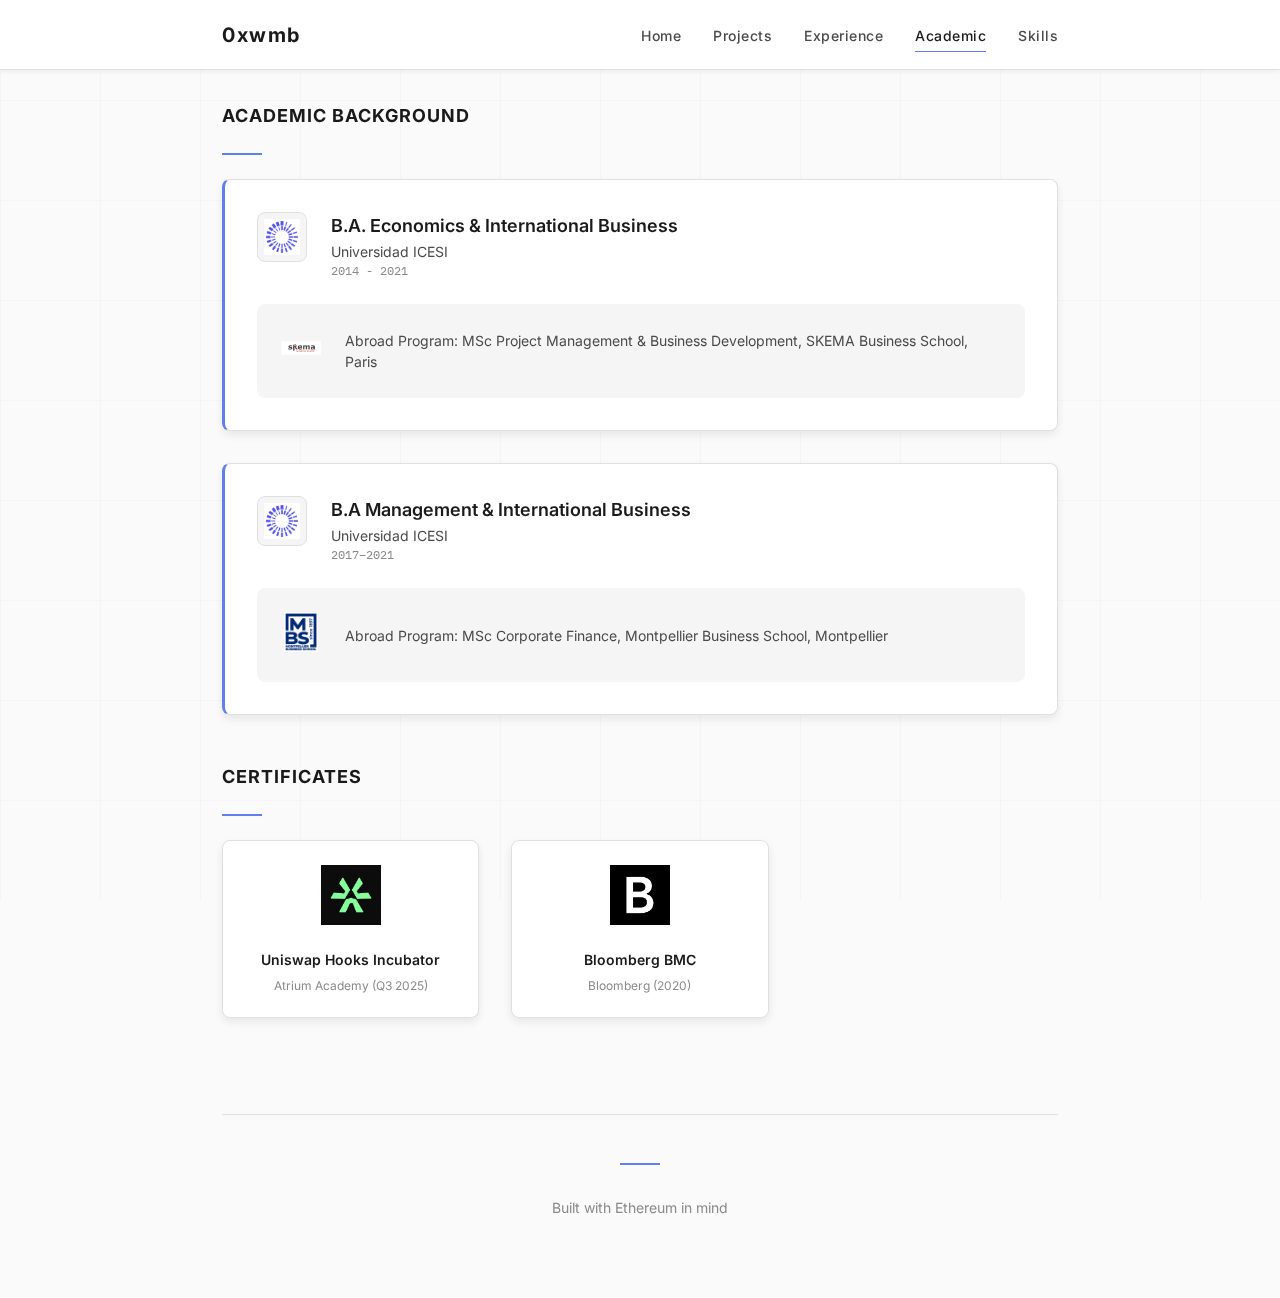
<file: academic.html>
<!DOCTYPE html>
<html lang="en">
<head>
    <meta charset="UTF-8">
    <meta name="viewport" content="width=device-width, initial-scale=1.0, maximum-scale=1.0, user-scalable=no">
    <meta name="description" content="William Martinez Bolaños - Academic Background">
    <meta name="keywords" content="Education, Degree, University, Academic">
    <meta property="og:title" content="William Martinez Bolaños - Academic Background">
    <meta property="og:description" content="Education and academic achievements">
    <meta property="og:type" content="website">
    <meta name="theme-color" content="#050810">
    <title>William Martinez Bolaños - Academic Background</title>
    <link rel="preconnect" href="https://fonts.googleapis.com">
    <link rel="preconnect" href="https://fonts.gstatic.com" crossorigin>
    <link href="https://fonts.googleapis.com/css2?family=Inter:wght@300;400;500;600;700&family=IBM+Plex+Mono:wght@300;400;500&display=swap" rel="stylesheet">
    <link rel="stylesheet" href="styles.css">
</head>
<body>
    <div class="background-grid"></div>
    <div class="eth-watermark"></div>
    
    <!-- Navigation Bar -->
    <nav class="navbar">
        <div class="navbar-container">
            <div class="navbar-logo">
                <a href="index.html" class="logo-link">0xwmb</a>
            </div>
            <ul class="navbar-menu">
                <li class="nav-item"><a href="index.html" class="nav-link">Home</a></li>
                <li class="nav-item"><a href="projects.html" class="nav-link">Projects</a></li>
                <li class="nav-item"><a href="experience.html" class="nav-link">Experience</a></li>
                <li class="nav-item"><a href="academic.html" class="nav-link active">Academic</a></li>
                <li class="nav-item"><a href="skills.html" class="nav-link">Skills</a></li>
            </ul>
            <div class="hamburger">
                <span></span>
                <span></span>
                <span></span>
            </div>
        </div>
    </nav>
    
    <div class="container">
        <!-- Education Section -->
        <section class="education-section">
            <h3 class="section-title">ACADEMIC BACKGROUND</h3>
            <div class="divider"></div>
            
            <div class="education-grid">
                <div class="card education-card">
                    <div class="education-header">
                        <div class="degree-info-container">
                            <a href="https://www.icesi.edu.co/" target="_blank" class="university-link">
                                <img src="universities/icesi.png" alt="Universidad ICESI" class="university-logo">
                            </a>
                            <div class="degree-info">
                                <h4 class="degree">B.A. Economics & International Business</h4>
                                <span class="institution">Universidad ICESI</span>
                                <span class="edu-years">2014 - 2021</span>
                            </div>
                        </div>
                    </div>
                    <div class="abroad-program">
                        <a href="https://www.skema.edu/en/skema-business-school-brand" target="_blank" class="abroad-link">
                            <img src="universities/skema.png" alt="SKEMA Business School" class="abroad-logo">
                        </a>
                        <p class="abroad">Abroad Program: MSc Project Management & Business Development, SKEMA Business School, Paris</p>
                    </div>
                </div>

                <div class="card education-card">
                    <div class="education-header">
                        <div class="degree-info-container">
                            <a href="https://www.icesi.edu.co/" target="_blank" class="university-link">
                                <img src="universities/icesi.png" alt="Universidad ICESI" class="university-logo">
                            </a>
                            <div class="degree-info">
                                <h4 class="degree">B.A Management & International Business</h4>
                                <span class="institution">Universidad ICESI</span>
                                <span class="edu-years">2017–2021</span>
                            </div>
                        </div>
                    </div>
                    <div class="abroad-program">
                        <a href="https://www.mbs-education.com/international/en/" target="_blank" class="abroad-link">
                            <img src="universities/montpellierbussines.png" alt="Montpellier Business School" class="abroad-logo">
                        </a>
                        <p class="abroad">Abroad Program: MSc Corporate Finance, Montpellier Business School, Montpellier</p>
                    </div>
                </div>
            </div>
        </section>

        <!-- Certificates Section -->
        <section class="Certificates-section">
            <h3 class="section-title">CERTIFICATES</h3>
            <div class="divider"></div>
            <div class="certificates-container">
                <div class="certificates-grid">
                    <div class="certificate-card">
                        <div class="certificate-content">
                            <img src="certificates/atrium.png" alt="Atrium Academy" class="certificate-logo">
                            <div class="certificate-details">
                                <span class="certificate-name">Uniswap Hooks Incubator</span>
                                <span class="certificate-issuer">Atrium Academy (Q3 2025)</span>
                            </div>
                        </div>
                    </div>

                    <div class="certificate-card">
                        <div class="certificate-content">
                            <img src="certificates/bloomberg.png" alt="Bloomberg" class="certificate-logo">
                            <div class="certificate-details">
                                <span class="certificate-name">Bloomberg BMC</span>
                                <span class="certificate-issuer">Bloomberg (2020)</span>
                            </div>
                        </div>
                    </div>
                </div>
            </div>
        </section>

        
        <!-- Footer -->
        <footer class="footer">
            <div class="eth-accent-line"></div>
            <p class="footer-text">Built with Ethereum in mind</p>
        </footer>
    </div>

    <script src="script.js"></script>
</body>
</html>
</file>
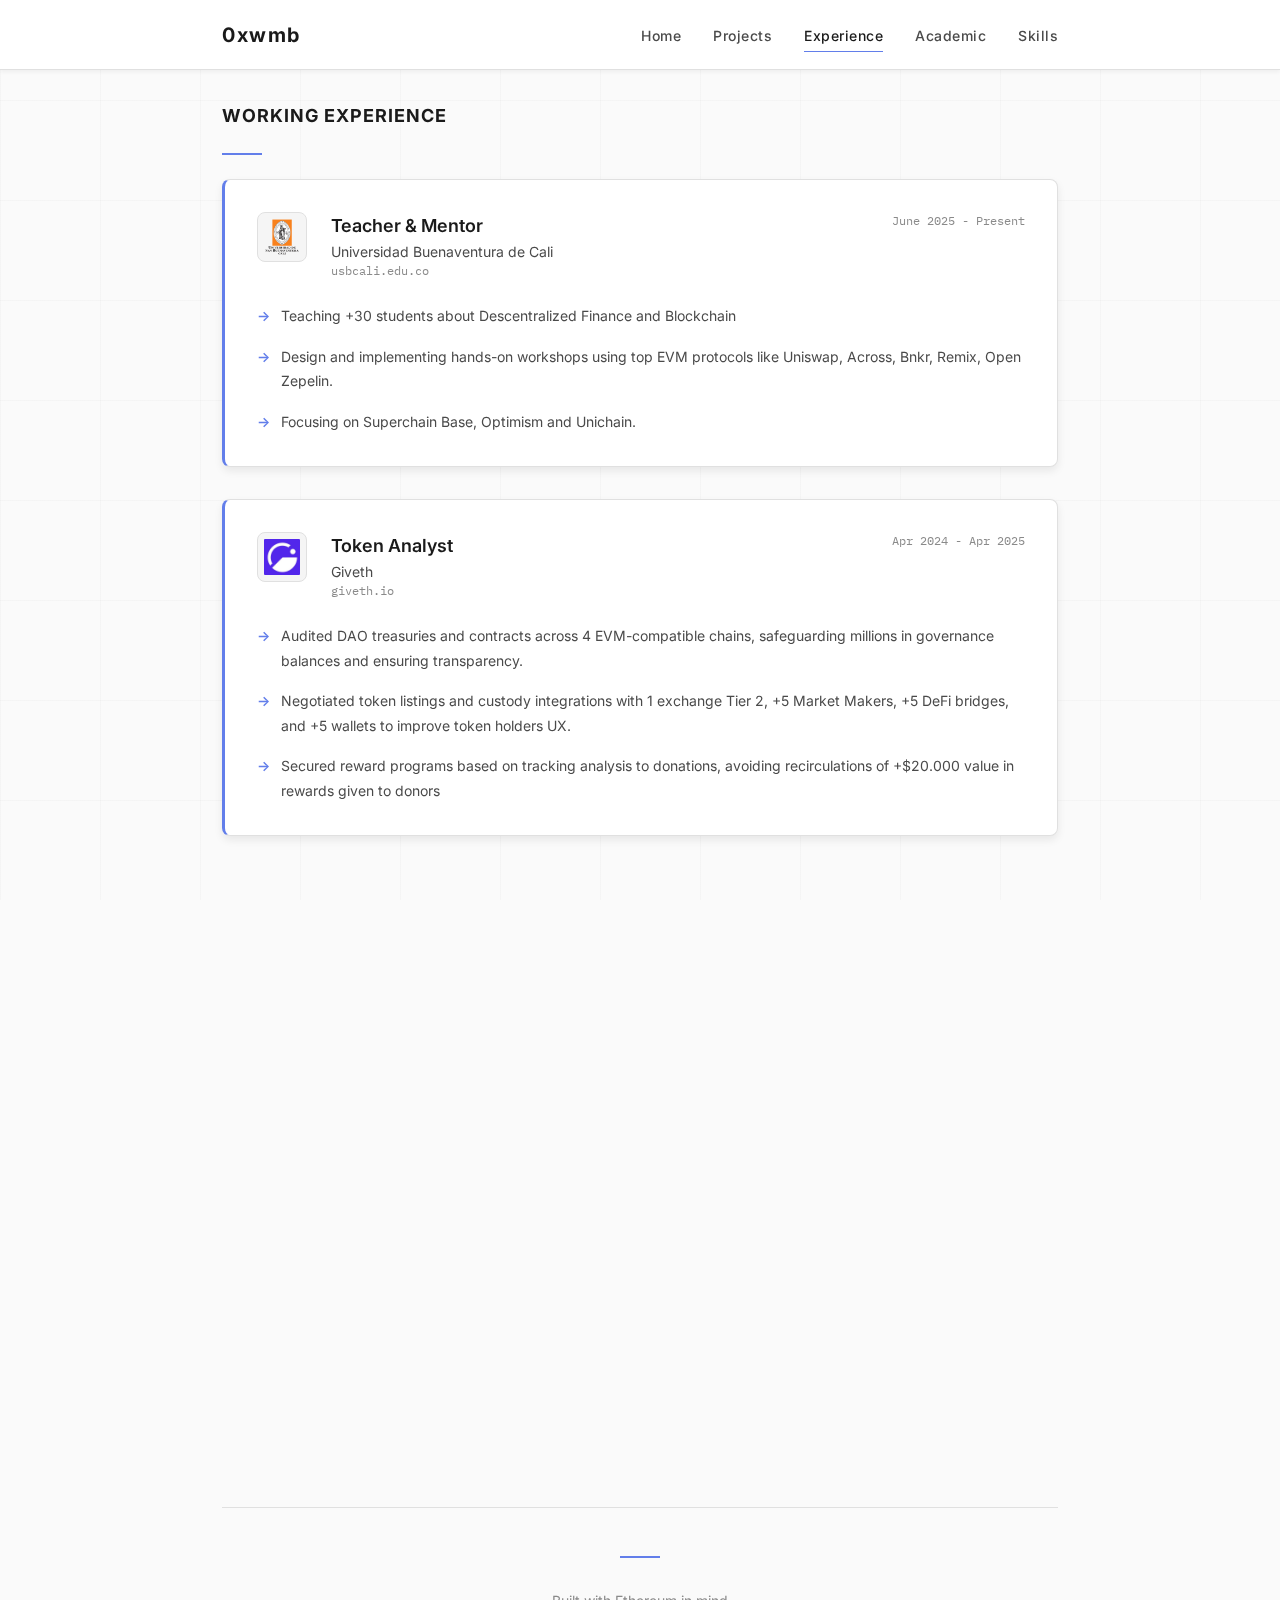
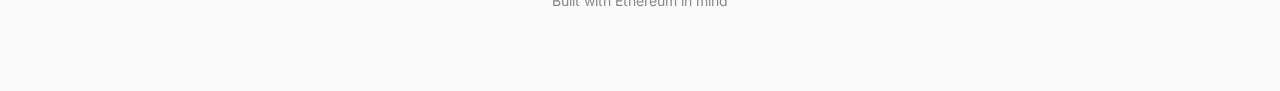
<file: experience.html>
<!DOCTYPE html>
<html lang="en">
<head>
    <meta charset="UTF-8">
    <meta name="viewport" content="width=device-width, initial-scale=1.0, maximum-scale=1.0, user-scalable=no">
    <meta name="description" content="William Martinez Bolaños - Work Experience">
    <meta name="keywords" content="Work Experience, Professional, Jobs, Career">
    <meta property="og:title" content="William Martinez Bolaños - Work Experience">
    <meta property="og:description" content="Professional work experience and roles">
    <meta property="og:type" content="website">
    <meta name="theme-color" content="#050810">
    <title>William Martinez Bolaños - Work Experience</title>
    <link rel="preconnect" href="https://fonts.googleapis.com">
    <link rel="preconnect" href="https://fonts.gstatic.com" crossorigin>
    <link href="https://fonts.googleapis.com/css2?family=Inter:wght@300;400;500;600;700&family=IBM+Plex+Mono:wght@300;400;500&display=swap" rel="stylesheet">
    <link rel="stylesheet" href="styles.css">
</head>
<body>
    <div class="background-grid"></div>
    <div class="eth-watermark"></div>
    
    <!-- Navigation Bar -->
    <nav class="navbar">
        <div class="navbar-container">
            <div class="navbar-logo">
                <a href="index.html" class="logo-link">0xwmb</a>
            </div>
            <ul class="navbar-menu">
                <li class="nav-item"><a href="index.html" class="nav-link">Home</a></li>
                <li class="nav-item"><a href="projects.html" class="nav-link">Projects</a></li>
                <li class="nav-item"><a href="experience.html" class="nav-link active">Experience</a></li>
                <li class="nav-item"><a href="academic.html" class="nav-link">Academic</a></li>
                <li class="nav-item"><a href="skills.html" class="nav-link">Skills</a></li>
            </ul>
            <div class="hamburger">
                <span></span>
                <span></span>
                <span></span>
            </div>
        </div>
    </nav>
    
    <div class="container">
        <!-- Working Experience Section -->
        <section class="experience-section">
            <h3 class="section-title">WORKING EXPERIENCE</h3>
            <div class="divider"></div>
            
            <div class="experience-grid">

                <div class="card experience-card">
                    <div class="experience-header">
                        <div class="company-info">
                            <img src="workexperience/usbcali.png" alt="usbcali" class="company-logo">
                            <div>
                                <h4 class="role">Teacher & Mentor</h4>
                                <span class="company">Universidad Buenaventura de Cali</span>
                                <a href="https://usbcali.edu.co" target="_blank" class="company-website">usbcali.edu.co</a>
                            </div>
                        </div>
                        <span class="years">June 2025 - Present</span>
                    </div>
                    <ul class="experience-points">
                        <li>Teaching +30 students about Descentralized Finance and Blockchain</li>
                        <li>Design and implementing hands-on workshops using top EVM protocols like Uniswap, Across, Bnkr, Remix, Open Zepelin.</li>
                        <li>Focusing on Superchain Base, Optimism and Unichain.</li>
                    </ul>
                </div>

                <div class="card experience-card">
                    <div class="experience-header">
                        <div class="company-info">
                            <img src="workexperience/giveth.png" alt="Giveth" class="company-logo">
                            <div>
                                <h4 class="role">Token Analyst</h4>
                                <span class="company">Giveth</span>
                                <a href="https://giveth.io/" target="_blank" class="company-website">giveth.io</a>
                            </div>
                        </div>
                        <span class="years">Apr 2024 - Apr 2025</span>
                    </div>
                    <ul class="experience-points">
                        <li>Audited DAO treasuries and contracts across 4 EVM-compatible chains, safeguarding millions in governance balances and ensuring transparency.</li>
                        <li>Negotiated token listings and custody integrations with 1 exchange Tier 2, +5 Market Makers, +5 DeFi bridges, and +5 wallets to improve token holders UX.</li>
                        <li>Secured reward programs based on tracking analysis to donations, avoiding recirculations of  +$20.000 value in rewards given to donors</li>
                    </ul>
                </div>

                <div class="card experience-card">
                    <div class="experience-header">
                        <div class="company-info">
                            <img src="workexperience/talentum.png" alt="Corporación Talentum" class="company-logo">
                            <div>
                                <h4 class="role">IT Project Manager</h4>
                                <span class="company">Corporación Talentum</span>
                                <a href="https://talentum.edu.co/es/" target="_blank" class="company-website">talentum.edu.co</a>
                            </div>
                        </div>
                        <span class="years">Feb 2024 - Dec 2024</span>
                    </div>
                    <ul class="experience-points">
                        <li>Coordinated IT teams (front-end, back-end, DevOps) to deliver 2 products: Business Intelligence system for Government Funding Programs and tokenized digital experiences within an event manager software.</li>
                        <li>Integrated tokenized assets with BI dashboards, enabling data-driven financial insights for partner organizations</li>
                    </ul>
                </div>

                <div class="card experience-card">
                    <div class="experience-header">
                        <div class="company-info">
                            <img src="workexperience/manuelita.png" alt="Manuelita" class="company-logo">
                            <div>
                                <h4 class="role">Brand Manager</h4>
                                <span class="company">Manuelita</span>
                                <a href="https://www.manuelita.com/" target="_blank" class="company-website">manuelita.com</a>
                            </div>
                        </div>
                        <span class="years">Sep 2021 - Aug 2022</span>
                    </div>
                    <ul class="experience-points">
                        <li>Developing and analyzing trade marketing strategies for national clients</li>
                        <li>CRM with HubSpot and analyzing national and international sales</li>
                        <li>Supporting product development</li>
                    </ul>
                </div>
            </div>
        </section>

        <!-- Footer -->
        <footer class="footer">
            <div class="eth-accent-line"></div>
            <p class="footer-text">Built with Ethereum in mind</p>
        </footer>
    </div>

    <script src="script.js"></script>
</body>
</html>
</file>
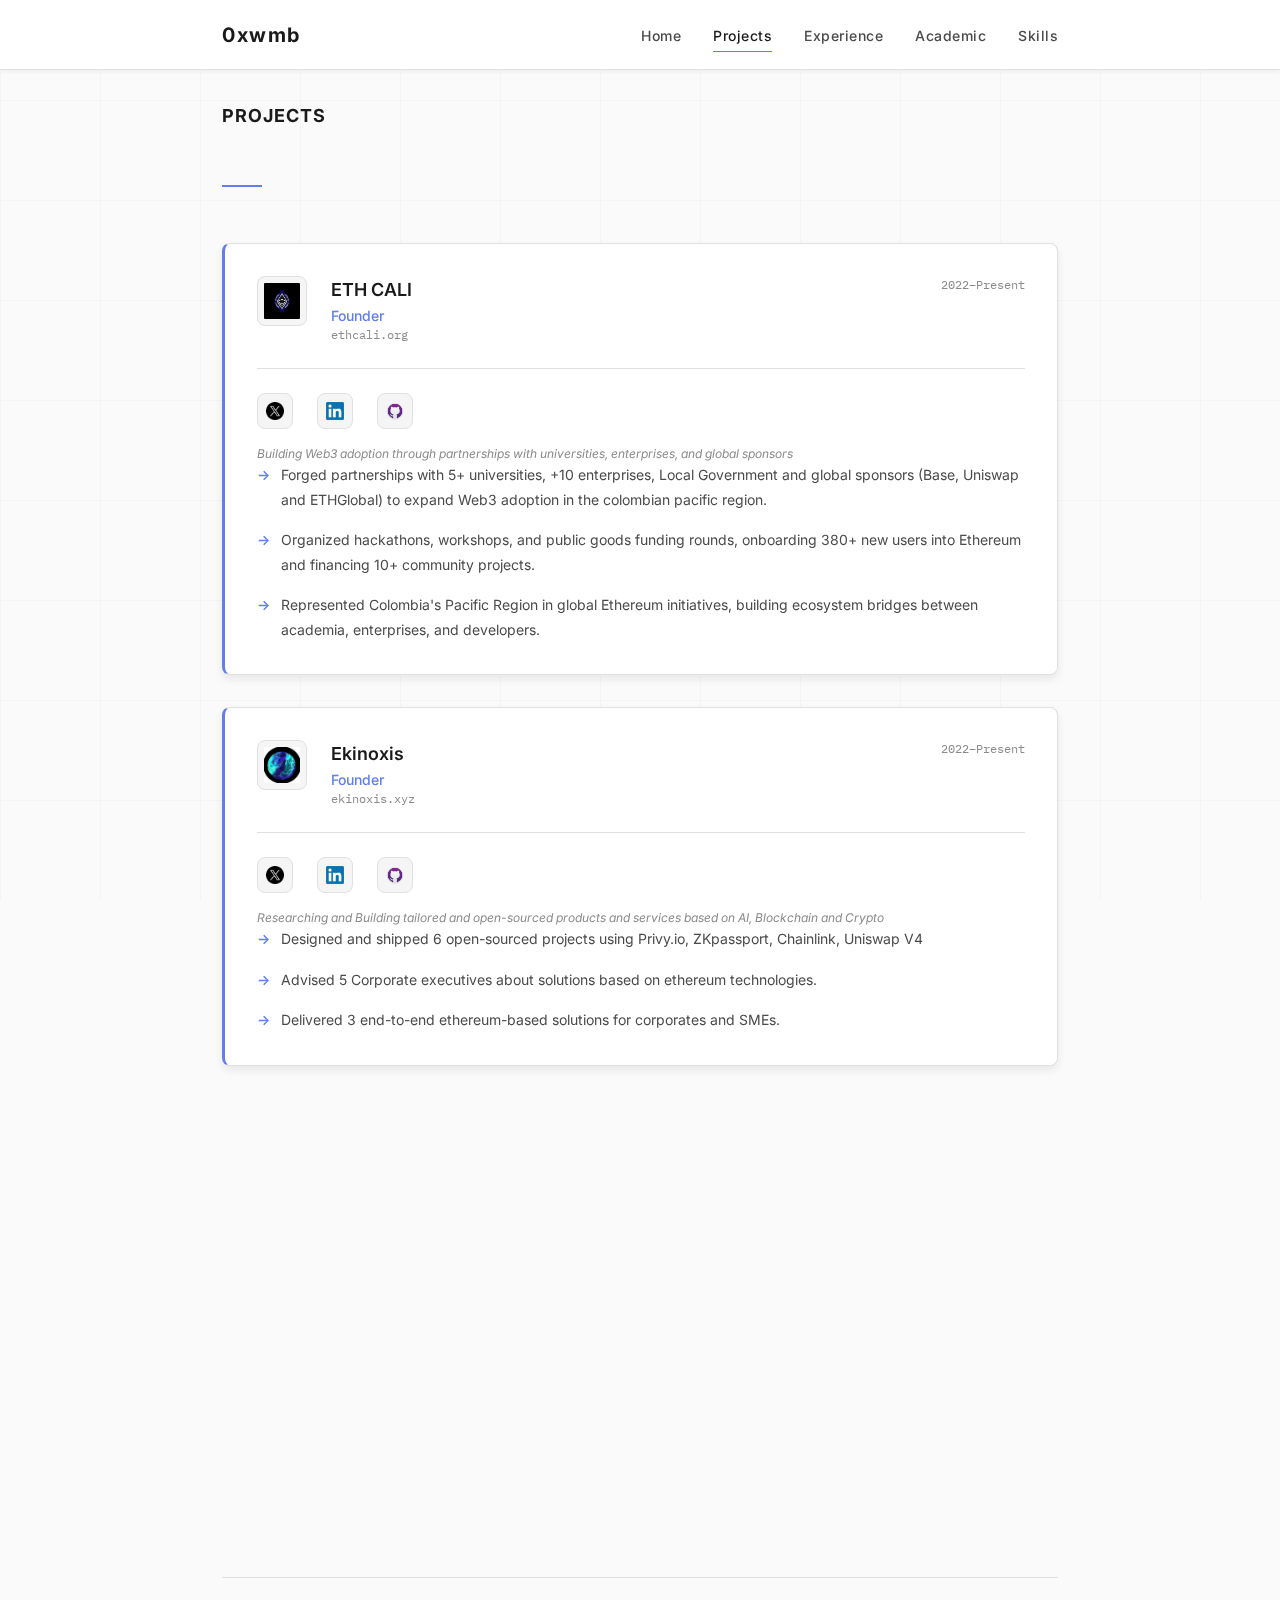
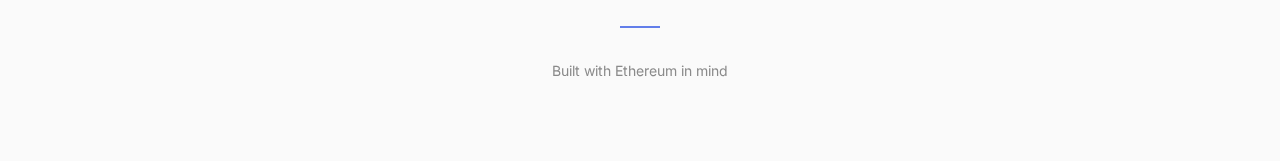
<file: projects.html>
<!DOCTYPE html>
<html lang="en">
<head>
    <meta charset="UTF-8">
    <meta name="viewport" content="width=device-width, initial-scale=1.0, maximum-scale=1.0, user-scalable=no">
    <meta name="description" content="William Martinez Bolaños - Projects Portfolio">
    <meta name="keywords" content="Projects, Portfolio, Crypto, DeFi, Web3">
    <meta property="og:title" content="William Martinez Bolaños - Projects">
    <meta property="og:description" content="Project portfolio and achievements">
    <meta property="og:type" content="website">
    <meta name="theme-color" content="#050810">
    <title>William Martinez Bolaños - Projects</title>
    <link rel="preconnect" href="https://fonts.googleapis.com">
    <link rel="preconnect" href="https://fonts.gstatic.com" crossorigin>
    <link href="https://fonts.googleapis.com/css2?family=Inter:wght@300;400;500;600;700&family=IBM+Plex+Mono:wght@300;400;500&display=swap" rel="stylesheet">
    <link rel="stylesheet" href="styles.css">
</head>
<body>
    <div class="background-grid"></div>
    <div class="eth-watermark"></div>
    
    <!-- Navigation Bar -->
    <nav class="navbar">
        <div class="navbar-container">
            <div class="navbar-logo">
                <a href="index.html" class="logo-link">0xwmb</a>
            </div>
            <ul class="navbar-menu">
                <li class="nav-item"><a href="index.html" class="nav-link">Home</a></li>
                <li class="nav-item"><a href="projects.html" class="nav-link active">Projects</a></li>
                <li class="nav-item"><a href="experience.html" class="nav-link">Experience</a></li>
                <li class="nav-item"><a href="academic.html" class="nav-link">Academic</a></li>
                <li class="nav-item"><a href="skills.html" class="nav-link">Skills</a></li>
            </ul>
            <div class="hamburger">
                <span></span>
                <span></span>
                <span></span>
            </div>
        </div>
    </nav>
    
    <div class="container">
        <!-- Projects Section -->
        <section class="projects-section">
            <h3 class="section-title">PROJECTS</h3>
            <div class="divider"></div>
            
            <div class="projects-grid">
                <div class="card project-card">
                    <div class="project-header">
                        <div class="project-info">
                            <img src="projects/ethcali.png" alt="ETH CALI - COLOMBIA" class="project-logo">
                            <div class="project-details">
                                <h4 class="project-name">ETH CALI </h4>
                                <span class="project-role">Founder </span>
                                <a href="https://ethcali.org" target="_blank" class="project-website">ethcali.org</a>
                            </div>
                        </div>
                        <span class="project-years">2022–Present</span>
                    </div>

                    <div class="project-social-links">
                        <a href="https://x.com/ethcali_org" target="_blank" class="project-social">
                            <img src="socialsicons/x.png" alt="X" class="project-social-icon">
                        </a>
                        <a href="https://www.linkedin.com/company/eth-cali/" target="_blank" class="project-social">
                            <img src="socialsicons/linkdn.png" alt="LinkedIn" class="project-social-icon">
                        </a>
                        <a href="https://github.com/orgs/ETHcali/" target="_blank" class="project-social">
                            <img src="socialsicons/github.png" alt="GitHub" class="project-social-icon">
                        </a>
                    </div>
                    
                    <p class="project-brief">Building Web3 adoption through partnerships with universities, enterprises, and global sponsors</p>
                    <ul class="project-points">
                        <li>Forged partnerships with 5+ universities, +10 enterprises, Local Government and global sponsors (Base, Uniswap and ETHGlobal) to expand Web3 adoption in the colombian pacific region.</li>
                        <li>Organized hackathons, workshops, and public goods funding rounds, onboarding 380+ new users into Ethereum and financing 10+ community projects.</li>
                        <li>Represented Colombia's Pacific Region in global Ethereum initiatives, building ecosystem bridges between academia, enterprises, and developers.</li>
                    </ul>
                </div>

                <div class="card project-card">
                    <div class="project-header">
                        <div class="project-info">
                            <img src="projects/ekinoxis.png" alt="Ekinoxis" class="project-logo">
                            <div class="project-details">
                                <h4 class="project-name">Ekinoxis</h4>
                                <span class="project-role">Founder</span>
                                <a href="https://ekinoxis.xyz" target="_blank" class="project-website">ekinoxis.xyz</a>
                            </div>
                        </div>
                        <span class="project-years">2022–Present</span>
                    </div>
                    <div class="project-social-links">
                        <a href="https://x.com/ekinoxis" target="_blank" class="project-social">
                            <img src="socialsicons/x.png" alt="X" class="project-social-icon">
                        </a>
                        <a href="https://www.linkedin.com/company/ekinoxis-labs/" target="_blank" class="project-social">
                            <img src="socialsicons/linkdn.png" alt="LinkedIn" class="project-social-icon">
                        </a>
                        <a href="https://github.com/orgs/Ekinoxis-evm/" target="_blank" class="project-social">
                            <img src="socialsicons/github.png" alt="GitHub" class="project-social-icon">
                        </a>
                    </div>
                    <p class="project-brief">Researching and Building tailored and open-sourced products and services based on AI, Blockchain and Crypto </p>
                    <ul class="project-points">
                        <li>Designed and shipped 6 open-sourced projects using Privy.io, ZKpassport, Chainlink, Uniswap V4</li>
                        <li>Advised 5 Corporate executives about solutions based on ethereum technologies.</li>
                        <li>Delivered 3 end-to-end ethereum-based solutions for corporates and SMEs.</li>
                    </ul>
                </div>

                <div class="card project-card">
                    <div class="project-header">
                        <div class="project-info">
                            <img src="projects/convexo.png" alt="Convexo" class="project-logo">
                            <div class="project-details">
                                <h4 class="project-name">Convexo</h4>
                                <span class="project-role">Founder</span>
                                <a href="https://convexo.xyz" target="_blank" class="project-website">convexo.xyz</a>
                            </div>
                        </div>
                        <span class="project-years">2022–Present</span>
                    </div>
                    <div class="project-social-links">
                        <a href="https://x.com/convexoprotocol" target="_blank" class="project-social">
                            <img src="socialsicons/x.png" alt="X" class="project-social-icon">
                        </a>
                        <a href="https://www.linkedin.com/company/convexo-protocol" target="_blank" class="project-social">
                            <img src="socialsicons/linkdn.png" alt="LinkedIn" class="project-social-icon">
                        </a>
                        <a href="https://github.com/orgs/Convexo-finance/" target="_blank" class="project-social">
                            <img src="socialsicons/github.png" alt="GitHub" class="project-social-icon">
                        </a>
                    </div>
                    <p class="project-brief">Reducing Gap funding for SMEs in LATAm trough international crypto rails with privacy-persistant ID solutions</p>
                    <ul class="project-points">
                        <li>Launching a Tokenized Identity based on ZK Passport, Veriff, Sumsub and AI Credit Scoring.</li>
                        <li>Enabling funding trough creation of Electronic Loans (Vaults) and Electronic Contracts with IPFS.</li>
                        <li>Using Uniswap V4 Hooks to enable permisioned trades and liquidity provision with pools that use LATAM local stablecoin with Chainlink CCIP</li>
                    </ul>
                </div>


            </div>
        </section>

        <!-- Footer -->
        <footer class="footer">
            <div class="eth-accent-line"></div>
            <p class="footer-text">Built with Ethereum in mind</p>
        </footer>
    </div>

    <script src="script.js"></script>
</body>
</html>
</file>
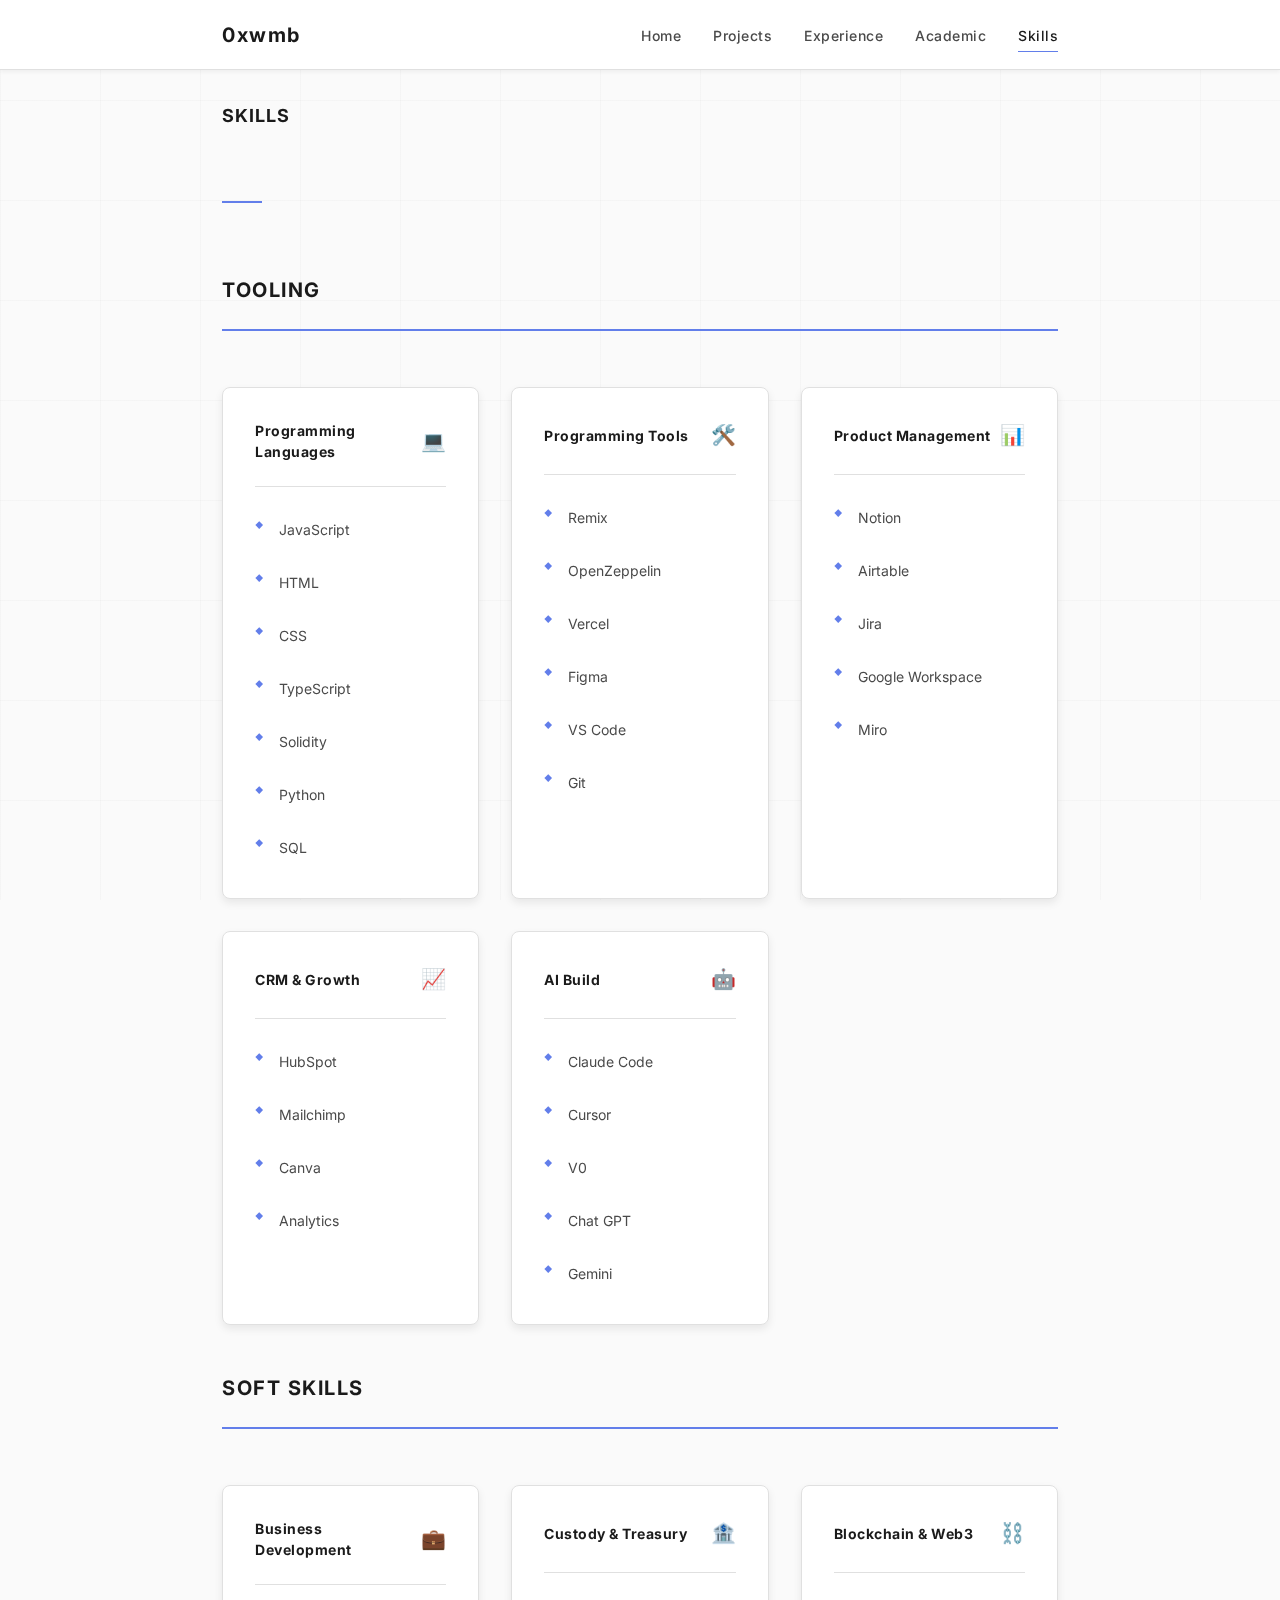
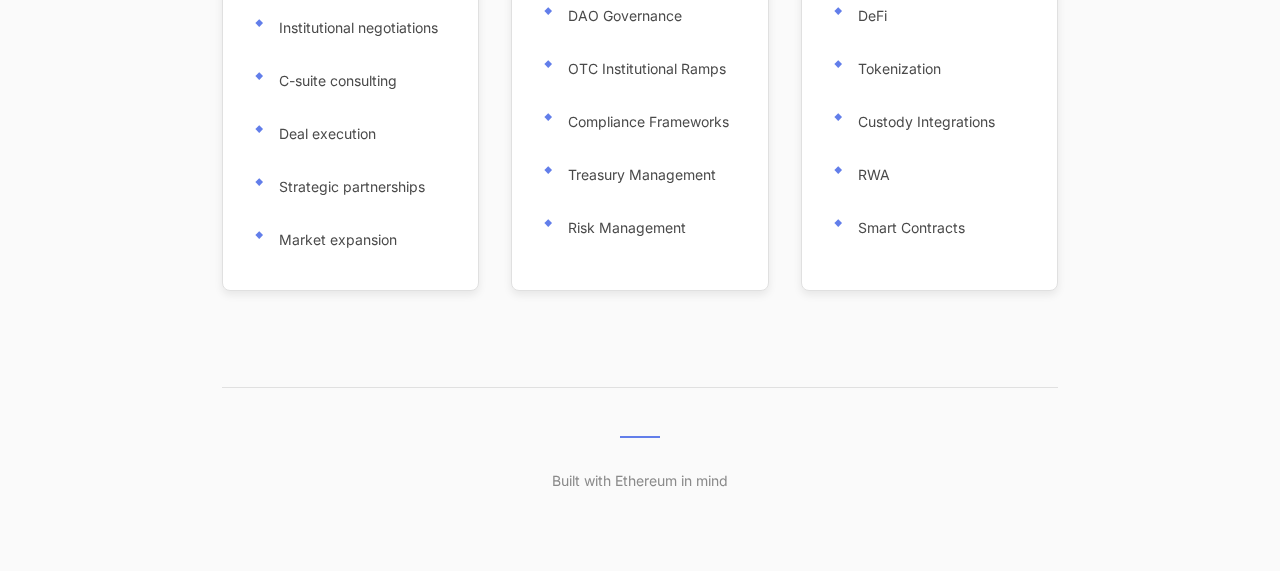
<file: skills.html>
<!DOCTYPE html>
<html lang="en">
<head>
    <meta charset="UTF-8">
    <meta name="viewport" content="width=device-width, initial-scale=1.0, maximum-scale=1.0, user-scalable=no">
    <meta name="description" content="William Martinez Bolaños - Skills & Expertise">
    <meta name="keywords" content="Skills, Expertise, Technology, Blockchain, DeFi">
    <meta property="og:title" content="William Martinez Bolaños - Skills">
    <meta property="og:description" content="Technical and professional skills">
    <meta property="og:type" content="website">
    <meta name="theme-color" content="#050810">
    <title>William Martinez Bolaños - Skills</title>
    <link rel="preconnect" href="https://fonts.googleapis.com">
    <link rel="preconnect" href="https://fonts.gstatic.com" crossorigin>
    <link href="https://fonts.googleapis.com/css2?family=Inter:wght@300;400;500;600;700&family=IBM+Plex+Mono:wght@300;400;500&display=swap" rel="stylesheet">
    <link rel="stylesheet" href="styles.css">
</head>
<body>
    <div class="background-grid"></div>
    <div class="eth-watermark"></div>
    
    <!-- Navigation Bar -->
    <nav class="navbar">
        <div class="navbar-container">
            <div class="navbar-logo">
                <a href="index.html" class="logo-link">0xwmb</a>
            </div>
            <ul class="navbar-menu">
                <li class="nav-item"><a href="index.html" class="nav-link">Home</a></li>
                <li class="nav-item"><a href="projects.html" class="nav-link">Projects</a></li>
                <li class="nav-item"><a href="experience.html" class="nav-link">Experience</a></li>
                <li class="nav-item"><a href="academic.html" class="nav-link">Academic</a></li>
                <li class="nav-item"><a href="skills.html" class="nav-link active">Skills</a></li>
            </ul>
            <div class="hamburger">
                <span></span>
                <span></span>
                <span></span>
            </div>
        </div>
    </nav>
    
    <div class="container">
        <!-- Skills Section -->
        <section class="skills-section">
            <h3 class="section-title">SKILLS</h3>
            <div class="divider"></div>
            
            <!-- Tooling Section -->
            <div class="skills-category-group">
                <h4 class="category-group-title">TOOLING</h4>
                <div class="skills-container">
                    <div class="skill-category">
                        <div class="skill-header">
                            <h4 class="skill-title">Programming Languages</h4>
                            <div class="skill-icon">💻</div>
                        </div>
                        <div class="skill-items">
                            <span class="skill-item">JavaScript</span>
                            <span class="skill-item">HTML</span>
                            <span class="skill-item">CSS</span>
                            <span class="skill-item">TypeScript</span>
                            <span class="skill-item">Solidity</span>
                            <span class="skill-item">Python</span>
                            <span class="skill-item">SQL</span>
                        </div>
                    </div>
                    
                    <div class="skill-category">
                        <div class="skill-header">
                            <h4 class="skill-title">Programming Tools</h4>
                            <div class="skill-icon">🛠️</div>
                        </div>
                        <div class="skill-items">
                            <span class="skill-item">Remix</span>
                            <span class="skill-item">OpenZeppelin</span>
                            <span class="skill-item">Vercel</span>
                            <span class="skill-item">Figma</span>
                            <span class="skill-item">VS Code</span>
                            <span class="skill-item">Git</span>
                        </div>
                    </div>
                    
                    <div class="skill-category">
                        <div class="skill-header">
                            <h4 class="skill-title">Product Management</h4>
                            <div class="skill-icon">📊</div>
                        </div>
                        <div class="skill-items">
                            <span class="skill-item">Notion</span>
                            <span class="skill-item">Airtable</span>
                            <span class="skill-item">Jira</span>
                            <span class="skill-item">Google Workspace</span>
                            <span class="skill-item">Miro</span>
                        </div>
                    </div>

                    <div class="skill-category">
                        <div class="skill-header">
                            <h4 class="skill-title">CRM & Growth</h4>
                            <div class="skill-icon">📈</div>
                        </div>
                        <div class="skill-items">
                            <span class="skill-item">HubSpot</span>
                            <span class="skill-item">Mailchimp</span>
                            <span class="skill-item">Canva</span>
                            <span class="skill-item">Analytics</span>
                        </div>
                    </div>

                    <div class="skill-category">
                        <div class="skill-header">
                            <h4 class="skill-title">AI Build</h4>
                            <div class="skill-icon">🤖</div>
                        </div>
                        <div class="skill-items">
                            <span class="skill-item">Claude Code</span>
                            <span class="skill-item">Cursor</span>
                            <span class="skill-item">V0</span>
                            <span class="skill-item">Chat GPT</span>
                            <span class="skill-item">Gemini</span>
                        </div>
                    </div>
                </div>
            </div>

            <!-- Soft Skills Section -->
            <div class="skills-category-group">
                <h4 class="category-group-title">SOFT SKILLS</h4>
                <div class="skills-container">
                    <div class="skill-category">
                        <div class="skill-header">
                            <h4 class="skill-title">Business Development</h4>
                            <div class="skill-icon">💼</div>
                        </div>
                        <div class="skill-items">
                            <span class="skill-item">Institutional negotiations</span>
                            <span class="skill-item">C-suite consulting</span>
                            <span class="skill-item">Deal execution</span>
                            <span class="skill-item">Strategic partnerships</span>
                            <span class="skill-item">Market expansion</span>
                        </div>
                    </div>

                    <div class="skill-category">
                        <div class="skill-header">
                            <h4 class="skill-title">Custody & Treasury</h4>
                            <div class="skill-icon">🏦</div>
                        </div>
                        <div class="skill-items">
                            <span class="skill-item">DAO Governance</span>
                            <span class="skill-item">OTC Institutional Ramps</span>
                            <span class="skill-item">Compliance Frameworks</span>
                            <span class="skill-item">Treasury Management</span>
                            <span class="skill-item">Risk Management</span>
                        </div>
                    </div>

                    <div class="skill-category">
                        <div class="skill-header">
                            <h4 class="skill-title">Blockchain & Web3</h4>
                            <div class="skill-icon">⛓️</div>
                        </div>
                        <div class="skill-items">
                            <span class="skill-item">DeFi</span>
                            <span class="skill-item">Tokenization</span>
                            <span class="skill-item">Custody Integrations</span>
                            <span class="skill-item">RWA</span>
                            <span class="skill-item">Smart Contracts</span>
                        </div>
                    </div>
                </div>
            </div>
        </section>

        <!-- Footer -->
        <footer class="footer">
            <div class="eth-accent-line"></div>
            <p class="footer-text">Built with Ethereum in mind</p>
        </footer>
    </div>

    <script src="script.js"></script>
</body>
</html>
</file>
<file: styles.css>
/* ========================================
   MINIMALIST PROFESSIONAL DESIGN
   William Martinez Portfolio
   ======================================== */

:root {
    /* Colors - Institutional Minimalist Palette */
    --bg-primary: #FAFAFA;
    --bg-secondary: #FFFFFF;
    --bg-card: #F5F5F5;
    --text-primary: #1A1A1A;
    --text-secondary: #4A4A4A;
    --text-muted: #8A8A8A;
    --accent-eth: #627EEA;
    --accent-secondary: #2E2E2E;
    --border-color: #E0E0E0;
    
    /* Typography */
    --font-primary: 'Inter', sans-serif;
    --font-mono: 'IBM Plex Mono', monospace;
    --font-size-xs: 0.75rem;
    --font-size-sm: 0.875rem;
    --font-size-base: 1rem;
    --font-size-md: 1.125rem;
    --font-size-lg: 1.25rem;
    --font-size-xl: 1.5rem;
    --font-size-2xl: 1.875rem;
    --font-size-3xl: 2.25rem;
    --line-height-tight: 1.25;
    --line-height-normal: 1.5;
    --line-height-relaxed: 1.75;
    
    /* Layout */
    --max-width: 900px;
    --spacing-xs: 0.5rem;
    --spacing-sm: 1rem;
    --spacing-md: 1.5rem;
    --spacing-lg: 2rem;
    --spacing-xl: 3rem;
    --border-radius: 8px;
    
    /* Effects */
    --shadow-subtle: 0 2px 4px rgba(0, 0, 0, 0.05);
    --shadow-card: 0 4px 8px rgba(0, 0, 0, 0.08);
    --transition: all 0.2s ease;
}

/* ========== RESET ========== */
* {
    margin: 0;
    padding: 0;
    box-sizing: border-box;
}

html, body {
    height: 100%;
}

/* ========== GLOBAL STYLES ========== */
body {
    font-family: var(--font-primary);
    background-color: var(--bg-primary);
    color: var(--text-primary);
    line-height: var(--line-height-normal);
    overflow-x: hidden;
    padding-top: 70px;
}

/* Background - Clean Grid */
.background-grid {
    position: fixed;
    top: 0;
    left: 0;
    width: 100%;
    height: 100%;
    background-color: var(--bg-primary);
    background-image: 
        linear-gradient(rgba(224, 224, 224, 0.2) 1px, transparent 1px),
        linear-gradient(90deg, rgba(224, 224, 224, 0.2) 1px, transparent 1px);
    background-size: 100px 100px;
    pointer-events: none;
    z-index: -2;
}

.eth-watermark {
    display: none;
}

/* ========== NAVBAR ========== */
.navbar {
    position: fixed;
    top: 0;
    left: 0;
    width: 100%;
    height: 70px;
    background: var(--bg-secondary);
    border-bottom: 1px solid var(--border-color);
    z-index: 1000;
    box-shadow: var(--shadow-subtle);
}

.navbar-container {
    max-width: var(--max-width);
    margin: 0 auto;
    padding: 0 var(--spacing-lg);
    height: 100%;
    display: flex;
    align-items: center;
    justify-content: space-between;
}

.navbar-logo {
    font-size: var(--font-size-lg);
    font-weight: 700;
    letter-spacing: 1.5px;
}

.logo-link {
    color: var(--text-primary);
    text-decoration: none;
    transition: color var(--transition);
}

.logo-link:hover {
    color: var(--accent-eth);
}

.navbar-menu {
    display: flex;
    list-style: none;
    gap: var(--spacing-lg);
    align-items: center;
}

.nav-item {
    position: relative;
}

.nav-link {
    color: var(--text-secondary);
    text-decoration: none;
    font-size: var(--font-size-sm);
    font-weight: 500;
    letter-spacing: 0.5px;
    transition: color var(--transition);
    padding: 0.5rem 0;
    position: relative;
}

.nav-link::after {
    content: '';
    position: absolute;
    bottom: 0;
    left: 0;
    width: 0;
    height: 1px;
    background: var(--accent-eth);
    transition: width var(--transition);
}

.nav-link:hover,
.nav-link.active {
    color: var(--text-primary);
}

.nav-link:hover::after,
.nav-link.active::after {
    width: 100%;
}

.hamburger {
    display: none;
    flex-direction: column;
    cursor: pointer;
    gap: 6px;
}

.hamburger span {
    width: 25px;
    height: 2px;
    background: var(--text-primary);
    border-radius: 1px;
    transition: all var(--transition);
}

/* ========== CONTAINER ========== */
.container {
    max-width: var(--max-width);
    margin: 0 auto;
    padding: var(--spacing-lg) var(--spacing-lg);
    display: grid;
    gap: var(--spacing-xl);
}

/* ========== CARDS ========== */
.card {
    background: var(--bg-secondary);
    border: 1px solid var(--border-color);
    border-radius: var(--border-radius);
    padding: var(--spacing-lg);
    box-shadow: var(--shadow-card);
    transition: none;
    position: relative;
    overflow: hidden;
}

.card:hover {
    border-color: var(--border-color);
    box-shadow: var(--shadow-card);
}

.card::before {
    content: "";
    position: absolute;
    top: 0;
    left: 0;
    width: 100%;
    height: 1px;
    background: linear-gradient(90deg, transparent, var(--accent-eth), transparent);
    opacity: 0;
    transition: none;
}

.card:hover::before {
    opacity: 0;
}

/* ========== ACHIEVEMENTS SECTION ========== */
.achievements-section {
    background: var(--bg-secondary);
    border: 1px solid var(--border-color);
    border-radius: var(--border-radius);
    padding: var(--spacing-lg);
    box-shadow: var(--shadow-card);
    margin-bottom: var(--spacing-lg);
    transition: none;
}

.achievements-container {
    margin-top: var(--spacing-md);
}

.achievements-grid {
    display: grid;
    grid-template-columns: repeat(auto-fit, minmax(280px, 1fr));
    gap: var(--spacing-lg);
}

.achievement-card {
    background: var(--bg-primary);
    border: 1px solid var(--border-color);
    border-radius: var(--border-radius);
    padding: var(--spacing-md);
    transition: none;
    display: flex;
    flex-direction: column;
    align-items: center;
    text-align: center;
}

.achievement-content {
    display: flex;
    flex-direction: column;
    align-items: center;
    gap: var(--spacing-md);
    width: 100%;
}

.achievement-logo {
    width: 80px;
    height: 80px;
    object-fit: contain;
    background: var(--bg-card);
    padding: var(--spacing-sm);
    border-radius: 8px;
    border: 1px solid var(--border-color);
}

.achievement-details {
    display: flex;
    flex-direction: column;
    gap: var(--spacing-xs);
    width: 100%;
}

.achievement-name {
    font-size: var(--font-size-md);
    font-weight: 700;
    color: var(--text-primary);
    letter-spacing: 0.5px;
    margin: 0;
    transition: none;
}

.achievement-issuer {
    font-size: var(--font-size-sm);
    color: var(--text-secondary);
    line-height: var(--line-height-normal);
    margin: 0;
    transition: none;
}
.header-section {
    display: grid;
    gap: var(--spacing-lg);
}

.profile-info {
    display: grid;
    gap: var(--spacing-lg);
}

.profile-header {
    display: flex;
    gap: var(--spacing-lg);
    align-items: flex-start;
    justify-content: space-between;
}

.profile-left {
    display: flex;
    gap: var(--spacing-md);
    align-items: flex-start;
    flex: 1;
}

.profile-picture-container {
    width: 140px;
    height: 140px;
    border-radius: var(--border-radius);
    flex-shrink: 0;
    background: var(--bg-card);
    border: 1px solid var(--border-color);
    overflow: hidden;
    box-shadow: var(--shadow-subtle);
}

.profile-picture-container img {
    width: 100%;
    height: 100%;
    object-fit: cover;
    display: block;
}

.profile-title {
    display: flex;
    flex-direction: column;
    gap: var(--spacing-sm);
    flex: 1;
}

.name {
    font-size: var(--font-size-2xl);
    font-weight: 700;
    letter-spacing: -0.5px;
    color: var(--text-primary);
    margin: 0;
}

.role-info {
    display: flex;
    flex-direction: column;
    gap: var(--spacing-xs);
}

.title {
    font-size: var(--font-size-lg);
    font-weight: 600;
    color: var(--text-secondary);
    margin: 0;
    transition: none !important;
    letter-spacing: 0.5px;
}

.industries {
    font-size: var(--font-size-sm);
    color: var(--text-muted);
    letter-spacing: 0.5px;
    font-weight: 500;
    margin: 0;
    transition: none !important;
}

.download-resume-btn {
    align-self: flex-start;
    margin-top: var(--spacing-md);
    padding: 10px 16px;
    background-color: var(--accent-eth);
    color: #FFFFFF;
    border: none;
    border-radius: var(--border-radius);
    font-size: var(--font-size-sm);
    font-weight: 500;
    font-family: var(--font-primary);
    cursor: pointer;
    transition: var(--transition);
    box-shadow: var(--shadow-card);
    letter-spacing: 0.3px;
}

.download-resume-btn:hover {
    background-color: #5270d0;
    transform: translateY(-1px);
    box-shadow: 0 6px 12px rgba(98, 126, 234, 0.3);
}

.download-resume-btn:active {
    transform: translateY(0);
    box-shadow: var(--shadow-card);
}

/* ========== SUMMARY SECTION ========== */
.summary-section {
    margin-bottom: 0 !important;
    transition: none !important;
}

.summary-section:hover {
    border-color: var(--border-color) !important;
    box-shadow: var(--shadow-card) !important;
}

.summary-section::before {
    display: none !important;
}

.section-title {
    font-size: var(--font-size-md);
    font-weight: 700;
    letter-spacing: 1px;
    text-transform: uppercase;
    color: var(--text-primary);
    margin-bottom: var(--spacing-md);
    transition: none;
}

.divider {
    width: 40px;
    height: 2px;
    background: var(--accent-eth);
    margin-bottom: var(--spacing-md);
}

.summary-text {
    font-size: var(--font-size-base);
    line-height: var(--line-height-relaxed);
    color: var(--text-secondary);
    margin-bottom: var(--spacing-lg);
    transition: none !important;
    letter-spacing: normal;
}

/* ========== CONTACT SECTION ========== */
.contact-section {
    background: var(--bg-secondary);
    border: 1px solid var(--border-color);
    border-radius: var(--border-radius);
    padding: var(--spacing-lg);
    box-shadow: var(--shadow-card);
    transition: none !important;
}

.contact-section:hover {
    border-color: var(--border-color) !important;
    box-shadow: var(--shadow-card) !important;
}

.contact-title,
.languages-title {
    font-size: var(--font-size-md);
    font-weight: 700;
    letter-spacing: 1px;
    text-transform: uppercase;
    color: var(--text-primary);
    margin: 0;
    transition: none;
}

.contact-info {
    display: flex;
    flex-direction: column;
    gap: var(--spacing-sm);
}

.contact-item {
    position: relative;
}

.contact-link {
    display: flex;
    align-items: center;
    gap: var(--spacing-sm);
    color: var(--text-secondary);
    text-decoration: none;
    font-size: var(--font-size-sm);
    transition: color var(--transition);
    padding: var(--spacing-xs) 0;
}

.contact-link:hover {
    color: var(--accent-eth);
}

.contact-icon {
    width: 18px;
    height: 18px;
    object-fit: contain;
}

/* ========== LANGUAGES SECTION ========== */
.languages-section {
    background: var(--bg-secondary);
    border: 1px solid var(--border-color);
    border-radius: var(--border-radius);
    padding: var(--spacing-lg);
    box-shadow: var(--shadow-card);
    transition: none;
}

.languages-header {
    display: flex;
    justify-content: space-between;
    align-items: center;
    margin-bottom: var(--spacing-md);
}

.languages-toggle-btn {
    width: 32px;
    height: 32px;
    border: 1px solid var(--border-color);
    background: transparent;
    border-radius: 4px;
    cursor: pointer;
    font-size: 18px;
    color: var(--text-secondary);
    transition: none;
    display: flex;
    align-items: center;
    justify-content: center;
    padding: 0;
}

.languages-toggle-btn:hover {
    background: var(--bg-card);
}

.languages-container {
    display: grid;
    grid-template-columns: repeat(auto-fit, minmax(120px, 1fr));
    gap: var(--spacing-md);
}

.language-item {
    display: flex;
    flex-direction: column;
    align-items: center;
    gap: var(--spacing-sm);
    padding: var(--spacing-md);
    background: var(--bg-primary);
    border: 1px solid var(--border-color);
    border-radius: var(--border-radius);
    transition: none;
}

.language-item:hover {
    transform: none;
    box-shadow: none;
}

.language-native {
    background: rgba(34, 197, 94, 0.1);
    border-color: rgba(34, 197, 94, 0.3);
}

.language-native:hover {
    background: rgba(34, 197, 94, 0.2);
    border-color: rgba(34, 197, 94, 0.5);
}

.language-advanced {
    background: rgba(59, 130, 246, 0.1);
    border-color: rgba(59, 130, 246, 0.3);
}

.language-advanced:hover {
    background: rgba(59, 130, 246, 0.2);
    border-color: rgba(59, 130, 246, 0.5);
}

.language-intermediate {
    background: rgba(234, 179, 8, 0.1);
    border-color: rgba(234, 179, 8, 0.3);
}

.language-intermediate:hover {
    background: rgba(234, 179, 8, 0.2);
    border-color: rgba(234, 179, 8, 0.5);
}

.flag-emoji {
    font-size: var(--font-size-lg);
    min-width: 30px;
    text-align: center;
}

.language-details {
    display: flex;
    flex-direction: column;
    gap: 2px;
    text-align: center;
}

.language-name {
    font-size: var(--font-size-sm);
    font-weight: 600;
    color: var(--text-primary);
    display: block;
}

.language-level {
    font-size: var(--font-size-xs);
    color: var(--text-muted);
    display: block;
}

/* ========== SOCIAL MEDIA SECTION ========== */
.social-media-section {
    background: var(--bg-secondary);
    border: 1px solid var(--border-color);
    border-radius: var(--border-radius);
    padding: var(--spacing-lg);
    box-shadow: var(--shadow-card);
}

.social-media-title {
    font-size: var(--font-size-sm);
    font-weight: 600;
    color: var(--text-primary);
    letter-spacing: 0.5px;
    text-transform: uppercase;
    margin-bottom: var(--spacing-md);
    margin-top: 0;
}

.social-media-container {
    display: grid;
    grid-template-columns: repeat(auto-fit, minmax(120px, 1fr));
    gap: var(--spacing-md);
}

.social-media-item {
    display: flex;
    flex-direction: column;
    align-items: center;
    gap: var(--spacing-sm);
    padding: var(--spacing-md);
    background: var(--bg-primary);
    border: 1px solid var(--border-color);
    border-radius: var(--border-radius);
    text-decoration: none;
    transition: all var(--transition);
    color: var(--text-primary);
}

.social-media-item:hover {
    background: var(--accent-eth);
    border-color: var(--accent-eth);
    color: var(--bg-secondary);
    transform: translateY(-2px);
    box-shadow: 0 6px 12px rgba(98, 126, 234, 0.15);
}

.social-media-icon {
    width: 32px;
    height: 32px;
    object-fit: contain;
}

.social-media-label {
    font-size: var(--font-size-xs);
    font-weight: 500;
    text-align: center;
}

/* ========== CONTACT SECTION ========== */
.contact-section {
    background: var(--bg-secondary);
    border: 1px solid var(--border-color);
    border-radius: var(--border-radius);
    padding: var(--spacing-lg);
    box-shadow: var(--shadow-card);
}

.contact-container {
    display: grid;
    grid-template-columns: repeat(auto-fit, minmax(120px, 1fr));
    gap: var(--spacing-md);
}

.contact-item {
    display: flex;
    flex-direction: column;
    align-items: center;
    gap: var(--spacing-sm);
    padding: var(--spacing-md);
    background: var(--bg-primary);
    border: 1px solid var(--border-color);
    border-radius: var(--border-radius);
    text-decoration: none;
    transition: all var(--transition);
    color: var(--text-primary);
}

.contact-item:hover {
    background: var(--accent-eth);
    border-color: var(--accent-eth);
    color: var(--bg-secondary);
    transform: translateY(-2px);
    box-shadow: 0 6px 12px rgba(98, 126, 234, 0.15);
}

.contact-icon {
    width: 32px;
    height: 32px;
    object-fit: contain;
}

.contact-label {
    font-size: var(--font-size-xs);
    font-weight: 500;
    text-align: center;
}

/* ========== SOCIAL LINKS ========== */
.social-links {
    display: flex;
    gap: var(--spacing-md);
    justify-content: flex-start;
    flex-wrap: wrap;
}

.social-link {
    display: inline-flex;
    align-items: center;
    justify-content: center;
    width: 40px;
    height: 40px;
    border-radius: var(--border-radius);
    background: var(--bg-card);
    border: 1px solid var(--border-color);
    text-decoration: none;
    transition: all var(--transition);
}

.social-link:hover {
    background: var(--accent-eth);
    border-color: var(--accent-eth);
    transform: translateY(-2px);
    box-shadow: 0 6px 12px rgba(98, 126, 234, 0.15);
}

.social-icon {
    width: 20px;
    height: 20px;
    object-fit: contain;
    display: block;
}

/* ========== EXPERIENCE CARDS ========== */
.experience-grid {
    display: grid;
    gap: var(--spacing-lg);
}

.experience-card {
    border-left: 3px solid var(--accent-eth);
}

.experience-header {
    display: flex;
    justify-content: space-between;
    align-items: flex-start;
    gap: var(--spacing-md);
    margin-bottom: var(--spacing-md);
}

.company-info {
    display: flex;
    gap: var(--spacing-md);
    flex: 1;
}

.company-logo {
    width: 50px;
    height: 50px;
    object-fit: contain;
    border-radius: var(--border-radius);
    background: var(--bg-card);
    padding: 6px;
    border: 1px solid var(--border-color);
    flex-shrink: 0;
}

.role {
    font-size: var(--font-size-md);
    font-weight: 600;
    color: var(--text-primary);
    margin: 0 0 2px 0;
}

.company {
    font-size: var(--font-size-sm);
    color: var(--text-secondary);
    display: block;
    margin: 0;
}

.company-website {
    font-size: var(--font-size-xs);
    color: var(--text-muted);
    text-decoration: none;
    font-family: var(--font-mono);
    transition: color var(--transition);
    margin: 0;
    display: block;
}

.company-website:hover {
    color: var(--accent-eth);
}

.years {
    font-family: var(--font-mono);
    font-size: var(--font-size-xs);
    color: var(--text-muted);
    white-space: nowrap;
    flex-shrink: 0;
}

.card-actions {
    display: none;
}

.toggle-card-btn {
    width: 32px;
    height: 32px;
    border: 1px solid var(--border-color);
    background: var(--bg-card);
    border-radius: var(--border-radius);
    cursor: pointer;
    font-size: var(--font-size-lg);
    font-weight: 600;
    color: var(--text-secondary);
    transition: all var(--transition);
    display: flex;
    align-items: center;
    justify-content: center;
}

.toggle-card-btn:hover {
    background: var(--accent-eth);
    color: var(--bg-secondary);
    border-color: var(--accent-eth);
}

.toggle-card-icon {
    display: inline-block;
    transition: transform 0.35s cubic-bezier(0.4, 0, 0.2, 1);
}

.expanded .toggle-card-icon {
    transform: rotate(180deg);
}

.experience-points {
    list-style: none;
    display: flex;
    flex-direction: column;
    gap: var(--spacing-sm);
}

.experience-points li {
    font-size: var(--font-size-sm);
    color: var(--text-secondary);
    line-height: var(--line-height-relaxed);
    position: relative;
    padding-left: var(--spacing-md);
}

.experience-points li::before {
    content: '→';
    position: absolute;
    left: 0;
    color: var(--accent-eth);
    font-weight: 600;
}

.card-content {
    display: none;
}

/* ========== PROJECTS ========== */
.projects-section {
    display: flex;
    flex-direction: column;
    gap: var(--spacing-lg);
}

.projects-grid {
    display: flex;
    flex-direction: column;
    gap: var(--spacing-lg);
}

.project-card {
    border-left: 3px solid var(--accent-eth);
}

.project-header {
    display: flex;
    justify-content: space-between;
    align-items: flex-start;
    gap: var(--spacing-md);
    margin-bottom: var(--spacing-md);
}

.project-info {
    display: flex;
    gap: var(--spacing-md);
    flex: 1;
}

.project-logo {
    width: 50px;
    height: 50px;
    object-fit: contain;
    border-radius: var(--border-radius);
    background: var(--bg-card);
    padding: 6px;
    border: 1px solid var(--border-color);
    flex-shrink: 0;
}

.project-name {
    font-size: var(--font-size-md);
    font-weight: 600;
    color: var(--text-primary);
    margin: 0 0 2px 0;
}

.project-role {
    font-size: var(--font-size-sm);
    color: var(--accent-eth);
    font-weight: 500;
    margin: 0;
    display: block;
}

.project-website {
    font-size: var(--font-size-xs);
    color: var(--text-muted);
    text-decoration: none;
    font-family: var(--font-mono);
    transition: color var(--transition);
    margin: 0;
    display: block;
}

.project-website:hover {
    color: var(--accent-eth);
}

.project-brief {
    font-size: var(--font-size-xs);
    color: var(--text-muted);
    margin: var(--spacing-sm) 0 0 0;
    font-style: italic;
}

.project-years {
    font-family: var(--font-mono);
    font-size: var(--font-size-xs);
    color: var(--text-muted);
    white-space: nowrap;
    flex-shrink: 0;
}

.project-points {
    list-style: none;
    display: flex;
    flex-direction: column;
    gap: var(--spacing-sm);
}

.project-points li {
    font-size: var(--font-size-sm);
    color: var(--text-secondary);
    line-height: var(--line-height-relaxed);
    position: relative;
    padding-left: var(--spacing-md);
}

.project-points li::before {
    content: '→';
    position: absolute;
    left: 0;
    color: var(--accent-eth);
    font-weight: 600;
}

.project-social-links {
    display: flex;
    gap: var(--spacing-md);
    margin-top: var(--spacing-md);
    padding-top: var(--spacing-md);
    border-top: 1px solid var(--border-color);
}

.project-social {
    display: inline-flex;
    align-items: center;
    justify-content: center;
    width: 36px;
    height: 36px;
    border-radius: var(--border-radius);
    background: var(--bg-card);
    border: 1px solid var(--border-color);
    text-decoration: none;
    transition: all var(--transition);
}

.project-social:hover {
    background: var(--accent-eth);
    border-color: var(--accent-eth);
    color: var(--bg-secondary);
}

.project-social-icon {
    width: 18px;
    height: 18px;
    object-fit: contain;
    display: block;
}

/* ========== EDUCATION ========== */
.education-grid {
    display: grid;
    gap: var(--spacing-lg);
}

.education-card {
    border-left: 3px solid var(--accent-eth);
}

.education-header {
    display: block;
    margin-bottom: var(--spacing-md);
}

.degree-info-container {
    display: flex;
    gap: var(--spacing-md);
    flex: 1;
}

.university-logo {
    width: 50px;
    height: 50px;
    object-fit: contain;
    border-radius: var(--border-radius);
    background: var(--bg-card);
    padding: 6px;
    border: 1px solid var(--border-color);
    flex-shrink: 0;
}

.degree {
    font-size: var(--font-size-md);
    font-weight: 600;
    color: var(--text-primary);
    margin: 0 0 2px 0;
}

.institution {
    font-size: var(--font-size-sm);
    color: var(--text-secondary);
    display: block;
    margin: 0;
}

.edu-years {
    font-family: var(--font-mono);
    font-size: var(--font-size-xs);
    color: var(--text-muted);
    display: block;
    margin: 0;
}

.abroad-program {
    display: flex;
    gap: var(--spacing-md);
    align-items: center;
    padding: var(--spacing-md);
    background: var(--bg-card);
    border-radius: var(--border-radius);
    margin-top: var(--spacing-md);
}

.abroad-logo {
    width: 40px;
    height: 40px;
    object-fit: contain;
    flex-shrink: 0;
}

.abroad {
    font-size: var(--font-size-sm);
    color: var(--text-secondary);
    margin: 0;
    line-height: var(--line-height-normal);
}

/* ========== CERTIFICATES ========== */
.certificates-grid {
    display: grid;
    grid-template-columns: repeat(auto-fill, minmax(200px, 1fr));
    gap: var(--spacing-lg);
}

.certificate-card {
    background: var(--bg-secondary);
    border: 1px solid var(--border-color);
    border-radius: var(--border-radius);
    padding: var(--spacing-md);
    text-align: center;
    transition: all var(--transition);
    box-shadow: var(--shadow-card);
}

.certificate-card:hover {
    border-color: var(--accent-eth);
    transform: translateY(-2px);
    box-shadow: 0 6px 12px rgba(98, 126, 234, 0.1);
}

.certificate-logo {
    width: 60px;
    height: 60px;
    object-fit: contain;
    margin: 0 auto var(--spacing-md);
    display: block;
}

.certificate-name {
    font-size: var(--font-size-sm);
    font-weight: 600;
    color: var(--text-primary);
    display: block;
    margin-bottom: var(--spacing-xs);
}

.certificate-issuer {
    font-size: var(--font-size-xs);
    color: var(--text-muted);
    display: block;
    line-height: var(--line-height-tight);
}

/* ========== SKILLS ========== */
.skills-container {
    display: grid;
    grid-template-columns: repeat(auto-fit, minmax(250px, 1fr));
    gap: var(--spacing-lg);
}

.skill-category {
    background: var(--bg-secondary);
    border: 1px solid var(--border-color);
    border-radius: var(--border-radius);
    padding: var(--spacing-lg);
    box-shadow: var(--shadow-card);
    transition: all var(--transition);
}

.skill-category:hover {
    border-color: var(--accent-eth);
    box-shadow: 0 6px 12px rgba(98, 126, 234, 0.1);
}

.skill-header {
    display: flex;
    justify-content: space-between;
    align-items: center;
    margin-bottom: var(--spacing-md);
    padding-bottom: var(--spacing-md);
    border-bottom: 1px solid var(--border-color);
}

.skill-title {
    font-size: var(--font-size-sm);
    font-weight: 700;
    letter-spacing: 0.5px;
    color: var(--text-primary);
    margin: 0;
}

.skill-icon {
    font-size: var(--font-size-lg);
}

.skill-items {
    display: flex;
    flex-direction: column;
    gap: var(--spacing-sm);
}

.skill-item {
    font-size: var(--font-size-sm);
    color: var(--text-secondary);
    padding: 0.5rem 0;
    position: relative;
    padding-left: var(--spacing-md);
}

.skill-item::before {
    content: '◆';
    position: absolute;
    left: 0;
    color: var(--accent-eth);
    font-size: 8px;
}

.skills-section {
    display: flex;
    flex-direction: column;
    gap: var(--spacing-xl);
}

.skills-category-group {
    display: flex;
    flex-direction: column;
    gap: var(--spacing-lg);
}

.category-group-title {
    font-size: var(--font-size-lg);
    font-weight: 700;
    letter-spacing: 1.5px;
    text-transform: uppercase;
    color: var(--text-primary);
    margin: 0 0 var(--spacing-md) 0;
    padding-bottom: var(--spacing-md);
    border-bottom: 2px solid var(--accent-eth);
}

/* ========== FOOTER ========== */
.footer {
    text-align: center;
    padding: var(--spacing-xl) var(--spacing-lg);
    border-top: 1px solid var(--border-color);
    margin-top: var(--spacing-xl);
}

.eth-accent-line {
    width: 40px;
    height: 2px;
    background: var(--accent-eth);
    margin: 0 auto var(--spacing-lg);
}

.footer-text {
    font-size: var(--font-size-sm);
    color: var(--text-muted);
    margin: 0;
}

/* ========== RESPONSIVE ========== */
@media (max-width: 768px) {
    :root {
        --spacing-lg: 1.5rem;
        --spacing-xl: 2rem;
    }

    .navbar-menu {
        position: absolute;
        top: 70px;
        left: 0;
        width: 100%;
        flex-direction: column;
        background: var(--bg-secondary);
        border-bottom: 1px solid var(--border-color);
        gap: 0;
        max-height: 0;
        overflow: hidden;
        transition: max-height 0.3s ease;
    }

    .navbar-menu.active {
        max-height: 400px;
    }

    .hamburger {
        display: flex;
    }

    .nav-item {
        width: 100%;
        padding: var(--spacing-md) var(--spacing-lg);
        border-bottom: 1px solid var(--border-color);
    }

    .nav-link::after {
        display: none;
    }

    .nav-link.active {
        background: var(--bg-card);
    }

    .profile-header {
        flex-direction: column;
        align-items: center;
        text-align: center;
    }

    .profile-title {
        align-items: center;
    }

    .social-links {
        justify-content: center;
    }

    .projects-grid {
        grid-template-columns: 1fr;
    }

    .certificates-grid {
        grid-template-columns: repeat(auto-fill, minmax(150px, 1fr));
    }

    .skills-container {
        grid-template-columns: 1fr;
    }

    .experience-header,
    .project-header,
    .education-header {
        flex-direction: column;
    }

    .card-actions {
        width: 100%;
        justify-content: space-between;
    }

    .years, .project-years, .edu-years {
        white-space: normal;
    }
}

@media (max-width: 480px) {
    :root {
        --spacing-lg: 1rem;
    }

    .name {
        font-size: var(--font-size-xl);
    }

    .title {
        font-size: var(--font-size-base);
    }

    .container {
        padding: var(--spacing-lg) var(--spacing-sm);
    }

    .card {
        padding: var(--spacing-md);
    }

    .profile-picture-container {
        width: 100px;
        height: 100px;
    }

    .certificates-grid {
        grid-template-columns: repeat(2, 1fr);
    }
}
</file>
